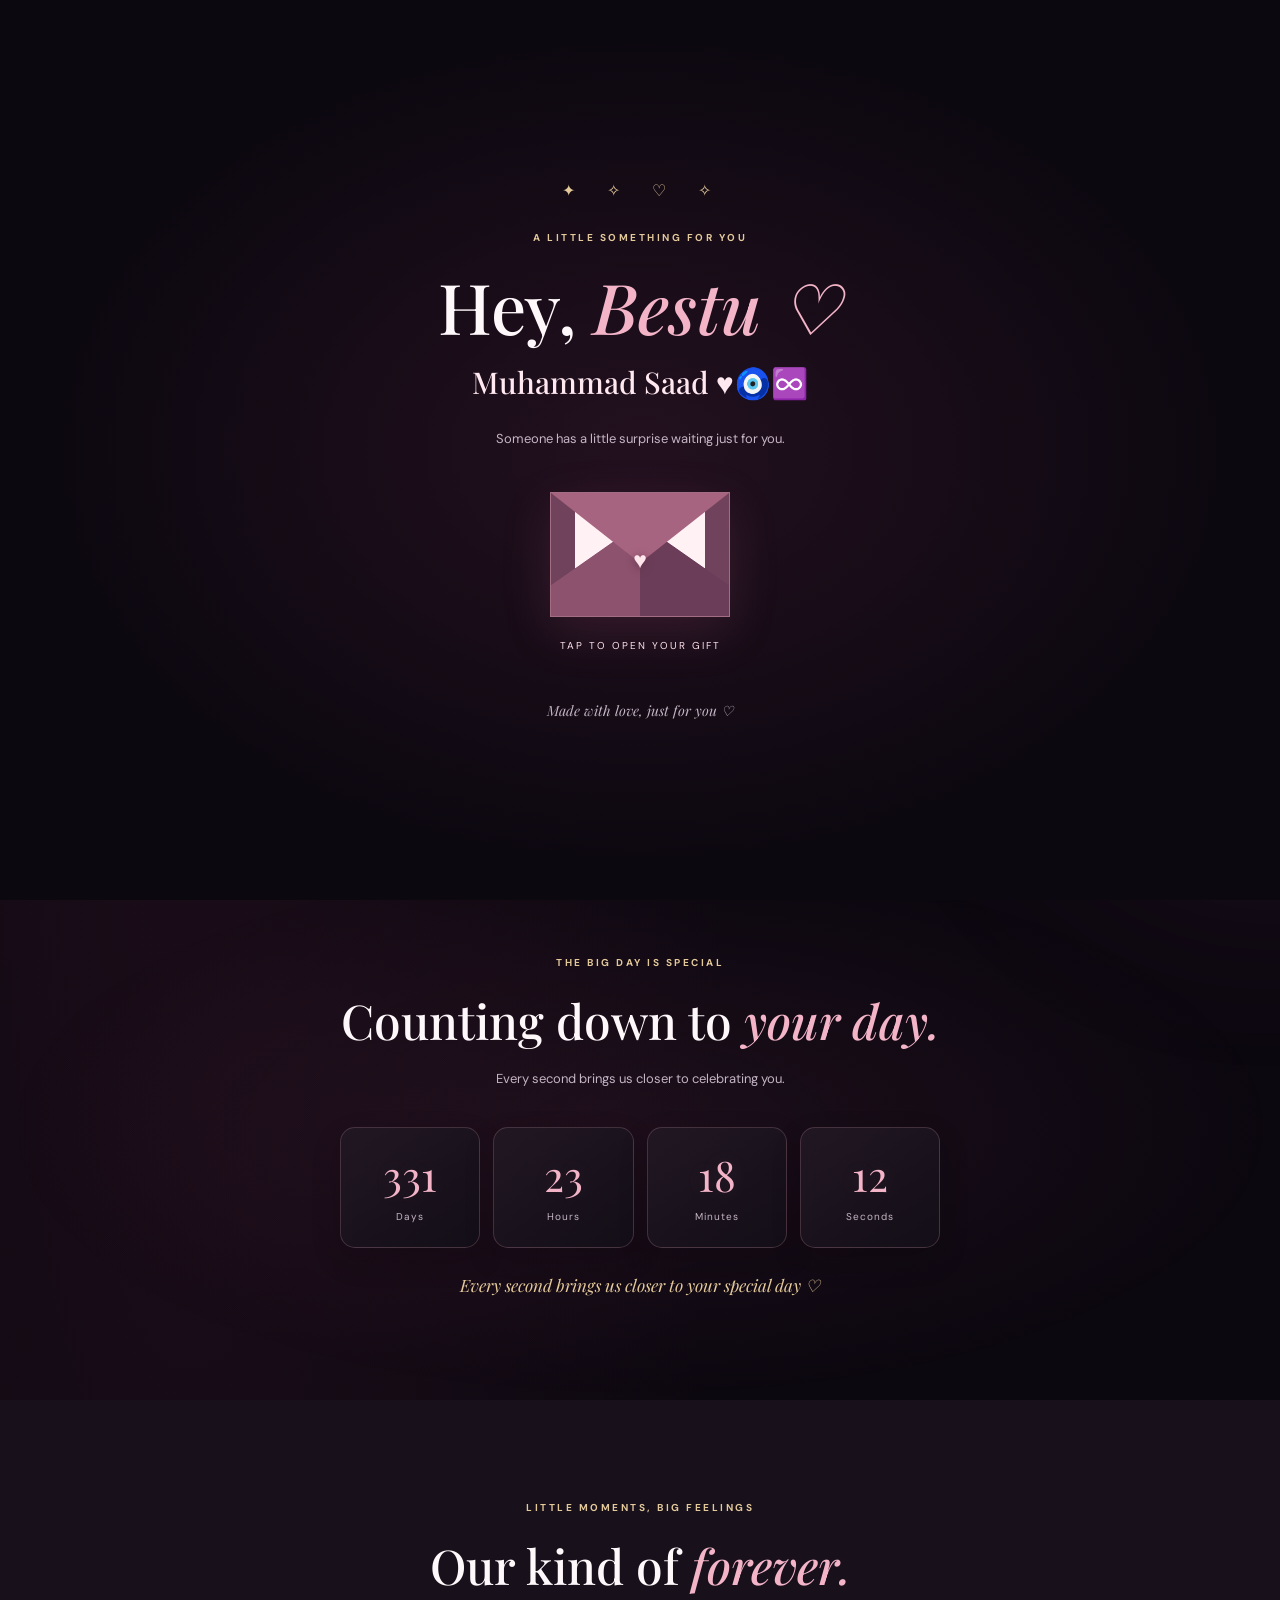
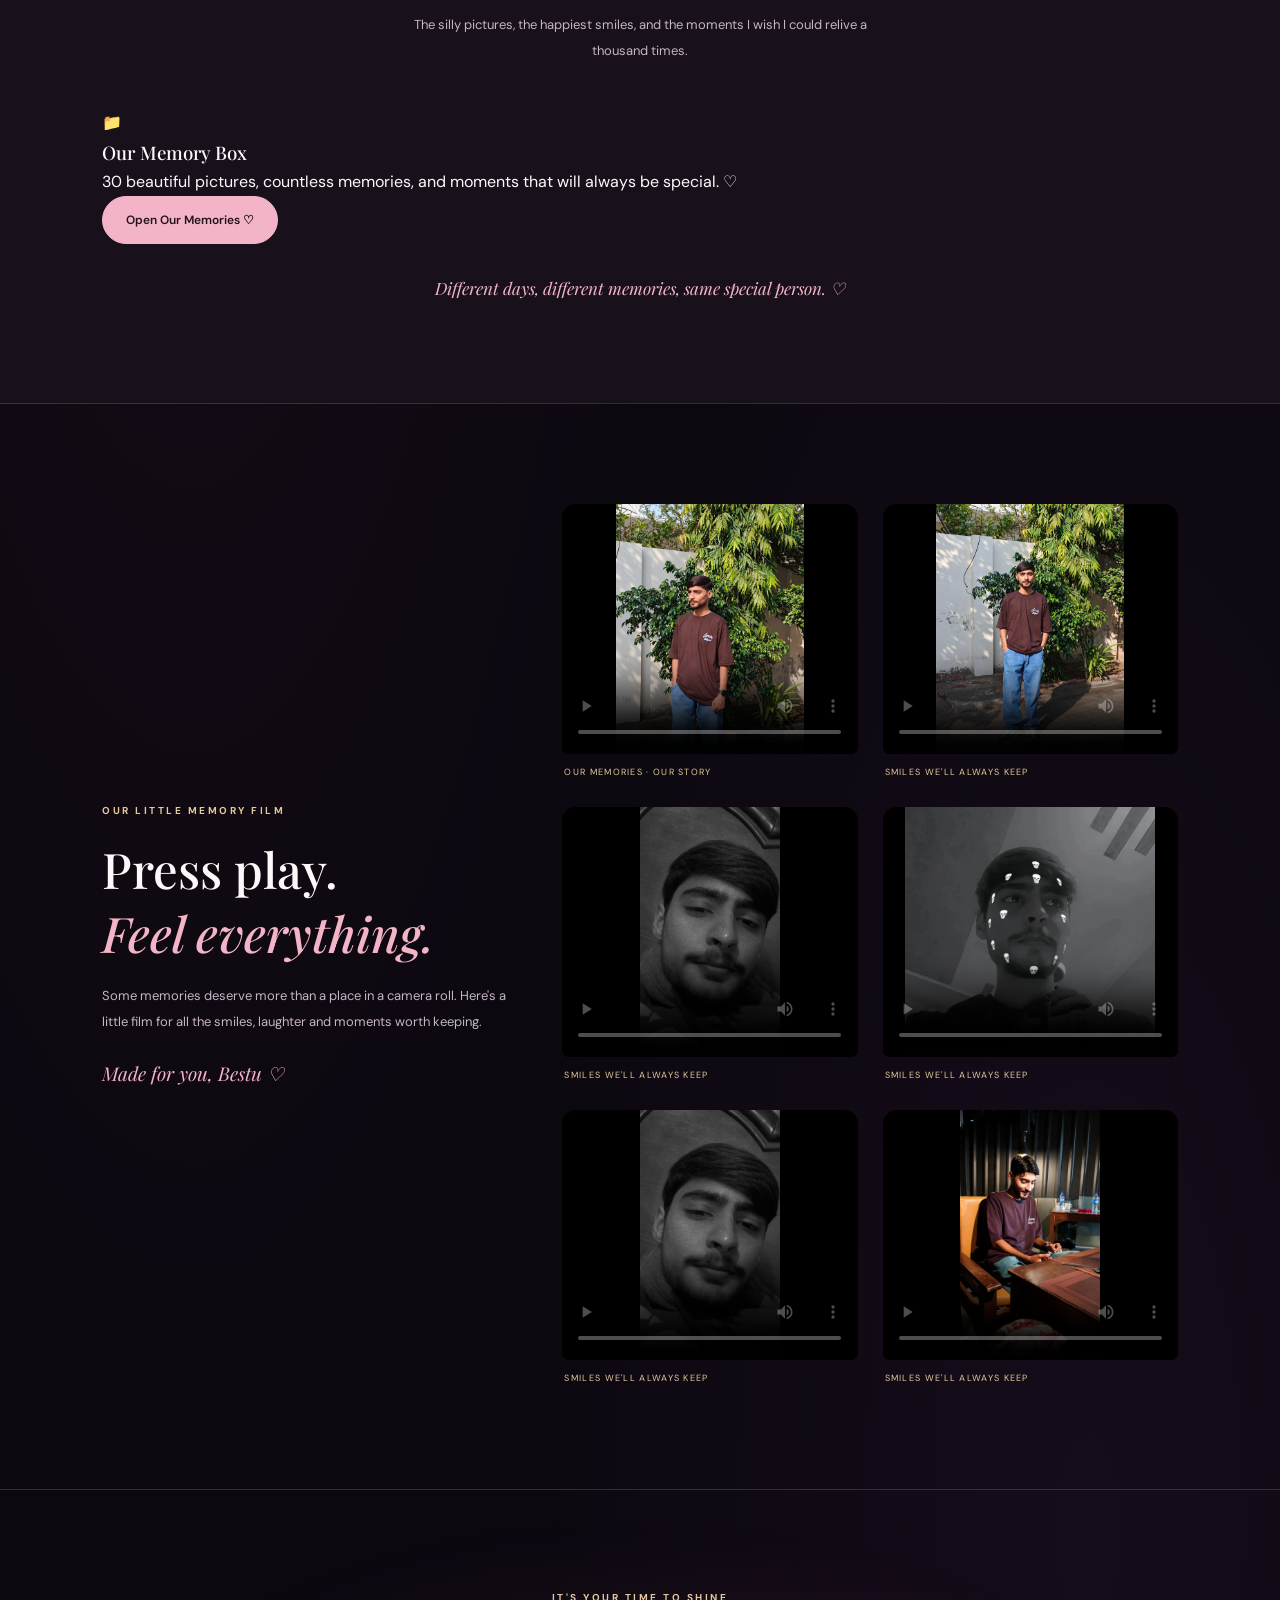
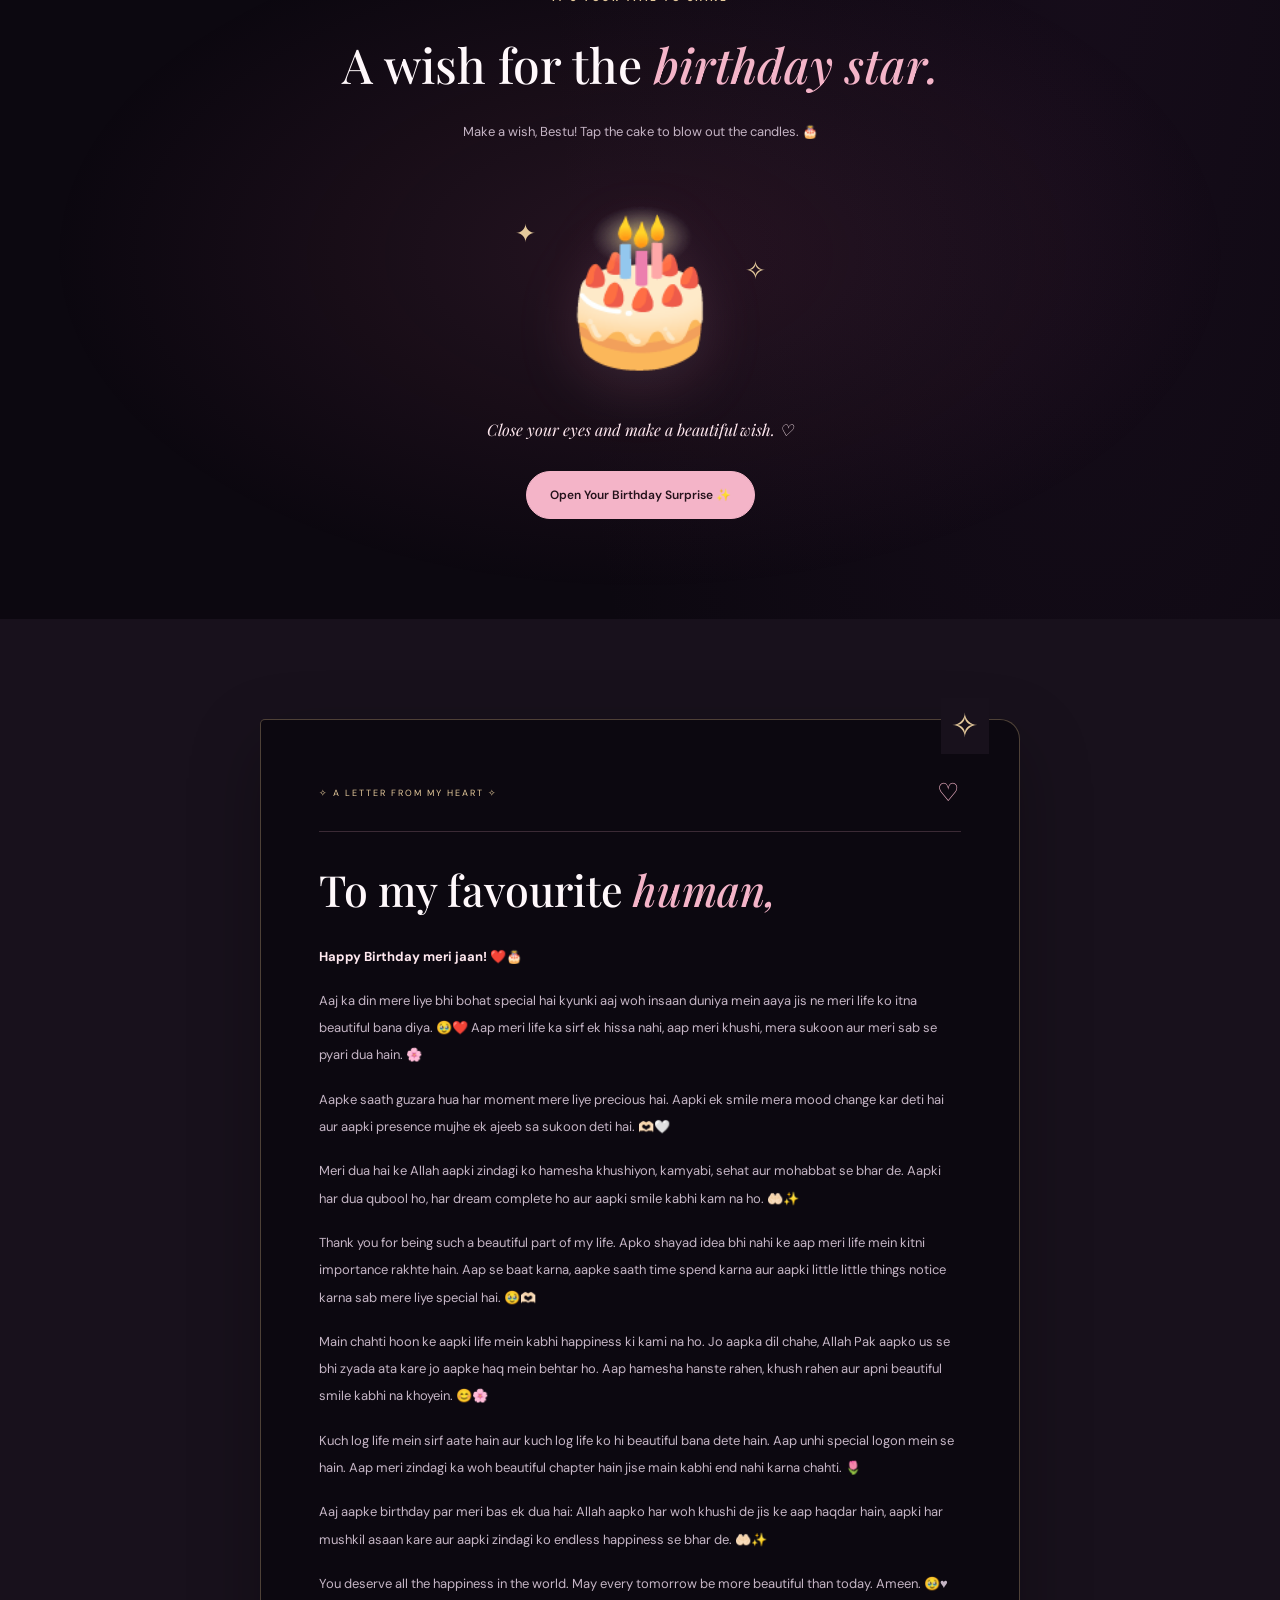
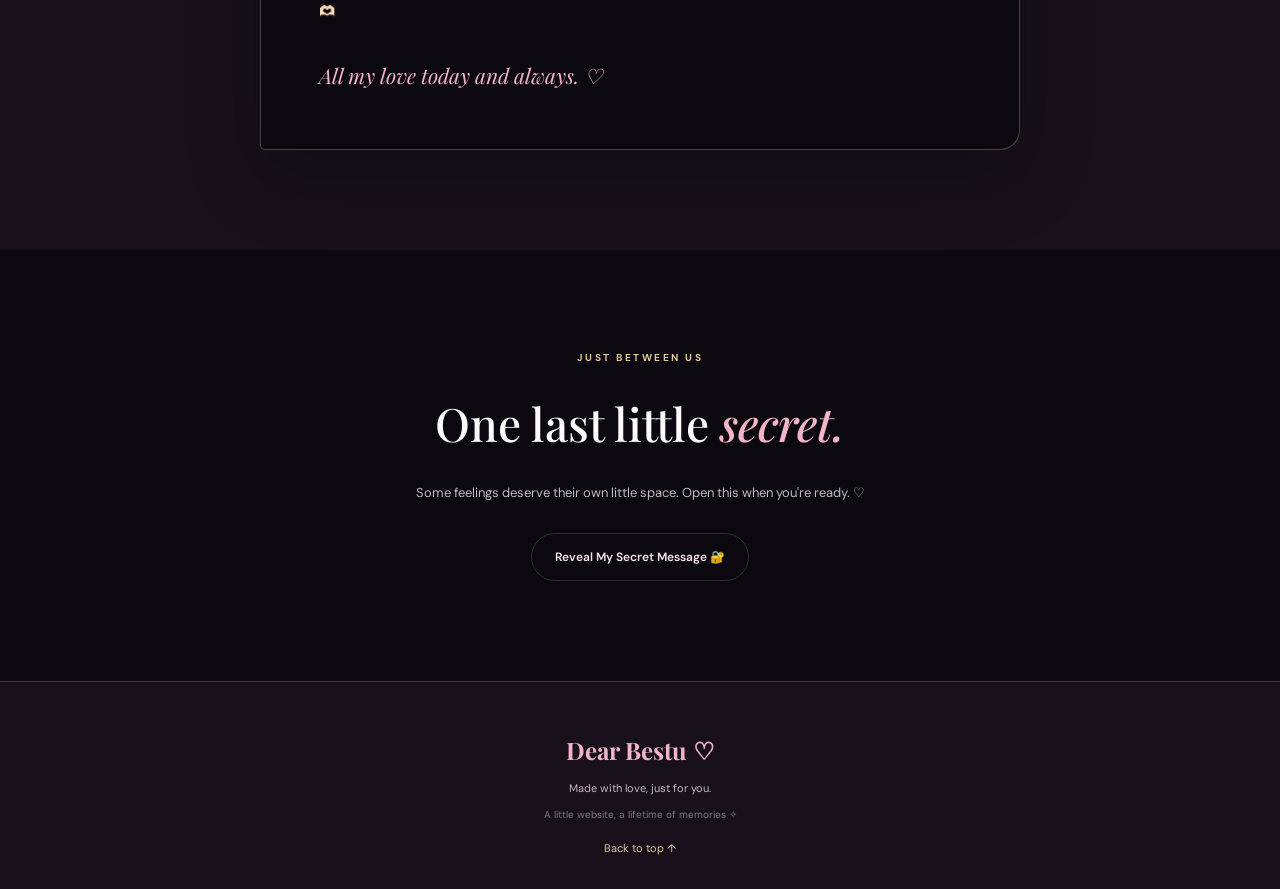
<file: index.html>
<!DOCTYPE html>
<html lang="en">

<head>
    <meta charset="UTF-8">
    <meta name="viewport" content="width=device-width, initial-scale=1.0">

    <meta name="theme-color" content="#100b12">
    <meta name="description" content="A special birthday surprise made with love.">

    <title>For My Bestu ♡ | Birthday Surprise</title>

    <link rel="preconnect" href="https://fonts.googleapis.com">
    <link rel="preconnect" href="https://fonts.gstatic.com" crossorigin>

    <link href="https://fonts.googleapis.com/css2?family=DM+Sans:wght@400;500;600;700&family=Playfair+Display:ital,wght@0,500;0,600;0,700;1,500;1,600&display=swap"
        rel="stylesheet">

    <link rel="stylesheet" href="style.css">
    <script src="script.js" defer></script>
</head>

<body>

    <!-- BACKGROUND EFFECTS -->
    <div class="ambient ambient-one"></div>
    <div class="ambient ambient-two"></div>

    <div id="hearts-container" aria-hidden="true"></div>
    <div id="confetti-container" aria-hidden="true"></div>


    <!-- OPENING ENVELOPE -->
    <section class="intro-screen" id="intro-screen">

        <div class="intro-stars">✦　✧　♡　✧</div>

        <p class="eyebrow">A LITTLE SOMETHING FOR YOU</p>

        <h1>Hey, <em>Bestu ♡</em></h1>

        <h2 class="intro-name">Muhammad Saad ♥️🧿♾️</h2>

        <p class="intro-text">
            Someone has a little surprise waiting just for you.
        </p>

        <button class="envelope-button" id="envelope-button" type="button">

            <span class="envelope">
                <span class="envelope-back"></span>
                <span class="envelope-letter">♡</span>
                <span class="envelope-flap"></span>
                <span class="envelope-front"></span>
                <span class="envelope-heart">♥</span>
            </span>

            <span class="envelope-label">TAP TO OPEN YOUR GIFT</span>

        </button>

        <p class="intro-bottom">Made with love, just for you ♡</p>

    </section>


    <!-- MAIN WEBSITE -->
    <div class="main-site" id="main-site" inert>


        <!-- NAVBAR -->
        <header class="navbar">

            <a href="#home" class="logo">
                Dear <span>Bestu ♡</span>
            </a>

            <button
                class="menu-toggle"
                id="menu-toggle"
                type="button"
                aria-expanded="false"
                aria-controls="nav-links"
                aria-label="Toggle navigation">

                ☰

            </button>

            <nav class="nav-links" id="nav-links">

                <a href="#home">Home</a>
                <a href="#countdown">Countdown</a>
                <a href="#memories">Memories</a>
                <a href="#video">Videos</a>
                <a href="#birthday">Surprise</a>
                <a href="#letter">Letter</a>

            </nav>

            <a href="#birthday" class="nav-cta">
                Make a Wish ✨
            </a>

        </header>


        <main>


            <!-- HERO SECTION -->
            <section class="hero section" id="home">

                <div class="hero-content">

                    <p class="eyebrow">
                        <span class="status-dot"></span>
                        TODAY IS ALL ABOUT YOU
                    </p>

                    <h1>
                        The world got<br>
                        luckier when<br>
                        <em id="typed-heading">you arrived.</em>
                    </h1>

                    <p class="hero-description">
                        To my best friend, my partner in silly conversations,
                        my keeper of secrets, and one of the most beautiful
                        souls in my life. Today, this little corner of the
                        internet belongs entirely to you.
                    </p>

                    <div class="hero-actions">

                        <a href="#birthday" class="button button-primary">
                            Your Surprise ♡
                        </a>

                        <a href="#memories" class="button button-outline">
                            Our Memories ↓
                        </a>

                    </div>

                    <p class="hero-footnote">
                        ✧ A little website, a lot of love.
                    </p>

                </div>


                <div class="hero-visual">

                    <div class="hero-glow"></div>

                    <div class="portrait-frame">

                        <!-- HERO IMAGE -->
                        <img
                            src="bestu2.jpg"
                            alt="A favourite memory with my best friend">

                        <div class="portrait-caption">

                            <span>My favourite person ♡</span>
                            <span>Always &amp; forever</span>

                        </div>

                    </div>

                    <div class="floating-note note-one">
                        ✦ One in a million
                    </div>

                    <div class="floating-note note-two">
                        ♡ My forever Bestu ♡
                    </div>

                </div>


                <a class="scroll-hint" href="#countdown">
                    SCROLL TO FEEL THE LOVE ↓
                </a>

            </section>


            <!-- FRIENDSHIP STRIP -->
            <div class="intro-strip">

                <span>MORE LAUGHTER</span>
                <span>✦</span>
                <span>MORE MEMORIES</span>
                <span>✦</span>
                <span>MORE ADVENTURES</span>
                <span>✦</span>
                <span>ALWAYS US</span>

            </div>


            <!-- COUNTDOWN -->
            <section class="countdown-section section" id="countdown">

                <p class="eyebrow">THE BIG DAY IS SPECIAL</p>

                <h2>Counting down to <em>your day.</em></h2>

                <p class="muted">
                    Every second brings us closer to celebrating you.
                </p>


                <div class="countdown">

                    <div class="time-card">
                        <span id="days">00</span>
                        <small>Days</small>
                    </div>

                    <div class="time-card">
                        <span id="hours">00</span>
                        <small>Hours</small>
                    </div>

                    <div class="time-card">
                        <span id="minutes">00</span>
                        <small>Minutes</small>
                    </div>

                    <div class="time-card">
                        <span id="seconds">00</span>
                        <small>Seconds</small>
                    </div>

                </div>

                <p id="countdown-message" class="countdown-message">
                    Something beautiful is on its way ♡
                </p>

            </section>

<!-- MEMORIES GALLERY -->
<section class="memories-section section" id="memories">

    <div class="section-heading">
        <p class="eyebrow">LITTLE MOMENTS, BIG FEELINGS</p>

        <h2>Our kind of <em>forever.</em></h2>

        <p class="muted">
            The silly pictures, the happiest smiles, and the
            moments I wish I could relive a thousand times.
        </p>
    </div>

    <div class="memory-folder">
        <div class="folder-icon">📁</div>

        <h3>Our Memory Box</h3>

        <p>
            30 beautiful pictures, countless memories, and
            moments that will always be special. ♡
        </p>

        <a href="gallery.html" class="button button-primary">
            Open Our Memories ♡
        </a>
    </div>

    <p class="gallery-signature">
        Different days, different memories, same special person. ♡
    </p>

</section>


            <!-- VIDEOS -->
            <section class="video-section section" id="video">

                <div class="video-copy">

                    <p class="eyebrow">
                        OUR LITTLE MEMORY FILM
                    </p>

                    <h2>
                        Press play.<br>
                        <em>Feel everything.</em>
                    </h2>

                    <p class="muted">
                        Some memories deserve more than a place in a camera
                        roll. Here's a little film for all the smiles,
                        laughter and moments worth keeping.
                    </p>

                    <p class="handwritten">
                        Made for you, Bestu ♡
                    </p>

                </div>


                <div class="video-grid">

                    <!-- FIRST VIDEO -->
                    <div class="video-frame">

                        <video
                            controls
                            playsinline
                            preload="metadata"
                            poster="bestu2.jpg">

                            <source
                                src="friendship.mp4"
                                type="video/mp4">

                            Your browser does not support video playback.

                        </video>

                        <p class="video-caption">
                            OUR MEMORIES · OUR STORY
                        </p>

                    </div>


                    <!-- SECOND VIDEO -->
                    <div class="video-frame">

                        <video
                            controls
                            playsinline
                            preload="metadata"
                            poster="bestu3.jpg">

                            <source
                                src="friendship2.mp4"
                                type="video/mp4">

                            Your browser does not support video playback.

                        </video>

                        <p class="video-caption">
                            SMILES WE'LL ALWAYS KEEP
                        </p>

                    </div>
                     <div class="video-frame">

                        <video
                            controls
                            playsinline
                            preload="metadata"
                            poster="bestu13.jpg">

                            <source
                                src="friendship3.mp4"
                                type="video/mp4">

                            Your browser does not support video playback.

                        </video>

                        <p class="video-caption">
                            SMILES WE'LL ALWAYS KEEP
                        </p>

                    </div>
                     <div class="video-frame">

                        <video
                            controls
                            playsinline
                            preload="metadata"
                            poster="bestu11.jpeg">

                            <source
                                src="friendship4.mp4"
                                type="video/mp4">

                            Your browser does not support video playback.

                        </video>

                        <p class="video-caption">
                            SMILES WE'LL ALWAYS KEEP
                        </p>

                    </div>
                     <div class="video-frame">

                        <video
                            controls
                            playsinline
                            preload="metadata"
                            poster="bestu13.jpg">

                            <source
                                src="friendship5.mp4"
                                type="video/mp4">

                            Your browser does not support video playback.

                        </video>

                        <p class="video-caption">
                            SMILES WE'LL ALWAYS KEEP
                        </p>

                    </div>
                     <div class="video-frame">

                        <video
                            controls
                            playsinline
                            preload="metadata"
                            poster="bestu8.jpg">

                            <source
                                src="friendship6.mp4"
                                type="video/mp4">

                            Your browser does not support video playback.

                        </video>

                        <p class="video-caption">
                            SMILES WE'LL ALWAYS KEEP
                        </p>

                    </div>

                </div>

            </section>


            <!-- BIRTHDAY CAKE -->
            <section class="birthday-section section" id="birthday">

                <p class="eyebrow">
                    IT'S YOUR TIME TO SHINE
                </p>

                <h2>
                    A wish for the <em>birthday star.</em>
                </h2>

                <p class="muted cake-instruction">
                    Make a wish, Bestu! Tap the cake to blow out the candles. 🎂
                </p>


                <button
                    class="cake-button"
                    id="cake-button"
                    type="button"
                    aria-label="Blow out the birthday cake candles">

                    <span class="cake-sparkle sparkle-left">✦</span>

                    <span class="cake-emoji" id="cake-emoji">
                        🎂
                    </span>

                    <span class="cake-sparkle sparkle-right">✧</span>

                </button>


                <p id="cake-message" class="cake-message">
                    Close your eyes and make a beautiful wish. ♡
                </p>


                <button
                    class="button button-primary"
                    id="surprise-button"
                    type="button"
                    aria-expanded="false"
                    aria-controls="surprise-reveal">

                    Open Your Birthday Surprise ✨

                </button>


                <!-- BIRTHDAY SURPRISE MESSAGE -->
                <div
                    class="surprise-reveal"
                    id="surprise-reveal"
                    hidden
                    aria-live="polite">

                    <p class="eyebrow">
                        A WISH FROM MY HEART
                    </p>

                    <h3>Happy Birthday Bestu! ♡</h3>

                    <p>
                        May your smile never fade, may your dreams find
                        their way to you, and may life give you a thousand
                        reasons to be happy. You deserve the softest days,
                        the biggest laughs and the most beautiful kind of love.

                        🤍 Sen benim en güzel hayalimsin, en derin duamsın
                        ve sonsuza kadar seveceğim tek kalpsin. 🫀♾️
                    </p>


                    <p>
                        Dear Saad ❤️🎂,

                        Happy Birthday to my favourite human! 🫶🏻💗

                        I honestly don't know how to explain how special
                        you are to me. You're not just a friend; you're
                        someone who can make me smile without even trying.
                        😂❤️

                        You make ordinary moments feel special, and even
                        your silly little things mean more to me than you
                        know.

                        I'm genuinely lucky to have you in my life.

                        I hope this new year brings you endless happiness,
                        success, peace, and everything your heart wishes for.

                        May your smile never fade and may you always have
                        reasons to be happy.
                    </p>


                    <p>
                        ✨ And one more thing…

                        You might never fully understand how much you mean
                        to me, but I hope you always remember that you're
                        someone truly special.

                        Some feelings are difficult to put into words,
                        and maybe that's what makes them beautiful.

                        ❤️‍🩹 Stay the same amazing person, keep smiling,
                        and never forget how important you are.

                        Happy Birthday once again, Muhammad Saad! 🎁🎈❤️

                        With lots of love,
                        Your Bestie Memoona 💗
                    </p>


                    <p class="surprise-signature">
                        The world is better with you in it. ✧
                    </p>

                </div>

            </section>


            <!-- BIRTHDAY LETTER -->
            <section class="letter-section section" id="letter">

                <article class="letter-card">

                    <div class="letter-top">

                        <span>✧ A LETTER FROM MY HEART ✧</span>
                        <span class="letter-heart">♡</span>

                    </div>


                    <h2>
                        To my favourite <em>human,</em>
                    </h2>


                    <p class="letter-greeting">
                        Happy Birthday meri jaan! ❤️🎂
                    </p>


                    <p>
                        Aaj ka din mere liye bhi bohat special hai kyunki
                        aaj woh insaan duniya mein aaya jis ne meri life
                        ko itna beautiful bana diya. 🥹❤️ Aap meri life
                        ka sirf ek hissa nahi, aap meri khushi, mera sukoon
                        aur meri sab se pyari dua hain. 🌸
                    </p>


                    <p>
                        Aapke saath guzara hua har moment mere liye precious
                        hai. Aapki ek smile mera mood change kar deti hai
                        aur aapki presence mujhe ek ajeeb sa sukoon deti hai.
                        🫶🏻🤍
                    </p>


                    <p>
                        Meri dua hai ke Allah aapki zindagi ko hamesha
                        khushiyon, kamyabi, sehat aur mohabbat se bhar de.
                        Aapki har dua qubool ho, har dream complete ho aur
                        aapki smile kabhi kam na ho. 🤲🏻✨
                    </p>


                    <p>
                        Thank you for being such a beautiful part of my life.
                        Apko shayad idea bhi nahi ke aap meri life mein
                        kitni importance rakhte hain. Aap se baat karna,
                        aapke saath time spend karna aur aapki little
                        little things notice karna sab mere liye special hai.
                        🥹🫶🏻
                    </p>


                    <p>
                        Main chahti hoon ke aapki life mein kabhi happiness
                        ki kami na ho. Jo aapka dil chahe, Allah Pak aapko
                        us se bhi zyada ata kare jo aapke haq mein behtar ho.
                        Aap hamesha hanste rahen, khush rahen aur apni
                        beautiful smile kabhi na khoyein. 😊🌸
                    </p>


                    <p>
                        Kuch log life mein sirf aate hain aur kuch log
                        life ko hi beautiful bana dete hain. Aap unhi
                        special logon mein se hain. Aap meri zindagi ka
                        woh beautiful chapter hain jise main kabhi end
                        nahi karna chahti. 🌷
                    </p>


                    <p>
                        Aaj aapke birthday par meri bas ek dua hai:
                        Allah aapko har woh khushi de jis ke aap haqdar
                        hain, aapki har mushkil asaan kare aur aapki
                        zindagi ko endless happiness se bhar de. 🤲🏻✨
                    </p>


                    <p>
                        You deserve all the happiness in the world.
                        May every tomorrow be more beautiful than today.
                        Ameen. 🥹♥️🫶🏻
                    </p>


                    <p class="letter-signature">
                        All my love today and always. ♡
                    </p>

                </article>

            </section>


            <!-- SECRET MESSAGE -->
            <section class="secret-section section">

                <p class="eyebrow">
                    JUST BETWEEN US
                </p>

                <h2>
                    One last little <em>secret.</em>
                </h2>

                <p class="muted">
                    Some feelings deserve their own little space.
                    Open this when you're ready. ♡
                </p>


                <button
                    class="button button-outline"
                    id="secret-button"
                    type="button"
                    aria-expanded="false"
                    aria-controls="secret-message">

                    Reveal My Secret Message 🔐

                </button>


                <div
                    class="secret-message"
                    id="secret-message"
                    hidden
                    aria-live="polite">

                    <p>
                        Happy Birthday meri jaan. 🌸❤️

                        Aap sirf ek special person nahi, meri happiness
                        aur meri sab se beautiful feeling hain.

                        Aapke saath har moment special lagta hai.
                        Aapki smile meri favourite hai aur aapka saath
                        meri life ko aur beautiful banata hai. 🫶🏻🤍

                        <br><br>

                        Main dua karti hoon ke aapki life mein hamesha
                        happiness, success, good health aur endless love
                        rahe.

                        Aapke saare dreams poore hon aur aap hamesha
                        aise hi smile karte rahen.

                        Thank you for being such a beautiful part of
                        my life. 🥹💗

                        <br><br>

                        Out of all the people I could have met in this
                        world, I'm so glad our paths crossed.

                        You're one of my favourite chapters, and if I
                        could choose again, I'd still choose you.

                        Every single time. ♡
                    </p>

                    <span>
                        Keep this one close to your heart. ✧
                    </span>

                </div>

            </section>

        </main>


        <!-- FOOTER -->
        <footer class="footer">

            <a href="#home" class="footer-logo">
                Dear Bestu ♡
            </a>

            <p>
                Made with love, just for you.
            </p>

            <p class="footer-small">
                A little website, a lifetime of memories ✧
            </p>

            <a class="back-top" href="#home">
                Back to top ↑
            </a>

        </footer>

    </div>

</body>
</html>
</file>
<file: style.css>
:root {
    --bg: #100b12;
    --surface: #1c141e;
    --surface-2: #251a28;
    --pink: #f0a9bd;
    --pink-light: #fbe1e9;
    --gold: #d8bb8a;
    --text: #fff7fa;
    --muted: #bbaeba;
    --border: rgba(240, 169, 189, 0.22);
    --heading: "Playfair Display", Georgia, serif;
    --body: "DM Sans", sans-serif;
}

* {
    margin: 0;
    padding: 0;
    box-sizing: border-box;
}

html {
    scroll-behavior: smooth;
    scroll-padding-top: 100px;
}

body {
    min-height: 100vh;
    background: var(--bg);
    color: var(--text);
    font-family: var(--body);
    line-height: 1.7;
    overflow-x: hidden;
}

body, button, a {
    -webkit-tap-highlight-color: transparent;
}

button, a {
    font: inherit;
}

a {
    color: inherit;
    text-decoration: none;
}

button {
    cursor: pointer;
}

button:focus-visible,
a:focus-visible {
    outline: 2px solid var(--gold);
    outline-offset: 5px;
}

img, video {
    display: block;
    width: 100%;
}

img {
    object-fit: cover;
}

[hidden] {
    display: none !important;
}

::selection {
    color: var(--bg);
    background: var(--pink);
}

/* BACKGROUND GLOW */

.ambient {
    position: fixed;
    z-index: -2;
    width: 420px;
    height: 420px;
    border-radius: 50%;
    filter: blur(120px);
    opacity: 0.15;
    pointer-events: none;
}

.ambient-one {
    top: 5%;
    left: -200px;
    background: #d65d91;
}

.ambient-two {
    top: 50%;
    right: -200px;
    background: #a64c82;
}

/* OPENING SCREEN */

.intro-screen {
    position: fixed;
    inset: 0;
    z-index: 1000;
    display: flex;
    flex-direction: column;
    align-items: center;
    justify-content: center;
    padding: 25px;
    overflow-y: auto;
    text-align: center;
    background:
        radial-gradient(
            ellipse at center,
            rgba(126, 49, 91, 0.2),
            transparent 65%
        ),
        var(--bg);
    transition: opacity 0.7s ease, visibility 0.7s ease;
}

.intro-screen.is-opening {
    opacity: 0;
    visibility: hidden;
    pointer-events: none;
}

.intro-stars {
    margin-bottom: 26px;
    color: var(--gold);
    letter-spacing: 8px;
    animation: twinkle 2s ease-in-out infinite;
}

.eyebrow {
    margin-bottom: 18px;
    color: var(--gold);
    font-size: 10px;
    font-weight: 700;
    letter-spacing: 2.5px;
    line-height: 1.6;
}

.intro-screen h1 {
    font-family: var(--heading);
    font-size: clamp(42px, 8vw, 70px);
    font-weight: 500;
    line-height: 1.2;
}

.intro-screen h1 em {
    color: var(--pink);
}

.intro-name {
    margin-top: 9px;
    color: var(--pink-light);
    font-family: var(--heading);
    font-size: clamp(20px, 4vw, 30px);
    font-weight: 500;
}

.intro-text {
    max-width: 350px;
    margin-top: 18px;
    color: var(--muted);
    font-size: 13px;
    line-height: 2;
}

.envelope-button {
    display: flex;
    flex-direction: column;
    align-items: center;
    gap: 20px;
    margin-top: 30px;
    padding: 10px;
    color: var(--pink-light);
    background: transparent;
    border: 0;
}

.envelope {
    position: relative;
    display: block;
    width: 180px;
    height: 125px;
    background: #563148;
    border: 1px solid rgba(240, 169, 189, 0.5);
    box-shadow: 0 15px 50px rgba(219, 105, 155, 0.15);
    transition: transform 0.4s;
}

.envelope-button:hover .envelope {
    transform: translateY(-7px) rotate(-2deg);
}

.envelope-back {
    position: absolute;
    inset: 0;
    background: #71425b;
}

.envelope-letter {
    position: absolute;
    z-index: 1;
    top: 15px;
    left: 24px;
    width: 130px;
    height: 92px;
    display: grid;
    place-items: center;
    color: #d889a9;
    font-size: 35px;
    background: #fff1f4;
    transition: transform 0.6s;
}

.envelope-flap {
    position: absolute;
    z-index: 3;
    top: 0;
    left: 0;
    width: 0;
    height: 0;
    border-left: 89px solid transparent;
    border-right: 89px solid transparent;
    border-top: 70px solid #a76480;
    transform-origin: top;
    transition: transform 0.5s;
}

.envelope-front {
    position: absolute;
    z-index: 2;
    inset: 0;
    background:
        linear-gradient(145deg, transparent 49.5%, #8c526e 50%) left,
        linear-gradient(215deg, transparent 49.5%, #6b3d58 50%) right;
    background-size: 50% 100%;
    background-repeat: no-repeat;
}

.envelope-heart {
    position: absolute;
    z-index: 4;
    top: 48px;
    left: 0;
    right: 0;
    color: #ffe5ec;
    font-size: 23px;
    text-shadow: 0 2px 8px #67344d;
}

.envelope-button.is-open .envelope-flap {
    transform: rotateX(180deg);
    z-index: 0;
}

.envelope-button.is-open .envelope-letter {
    transform: translateY(-65px);
}

.envelope-button.is-open .envelope-heart {
    opacity: 0;
}

.envelope-label {
    font-size: 10px;
    letter-spacing: 2px;
    animation: twinkle 2s infinite;
}

.intro-bottom {
    margin-top: 35px;
    color: var(--muted);
    font-family: var(--heading);
    font-style: italic;
    font-size: 14px;
}

/* NAVBAR */

.navbar {
    min-height: 78px;
    padding: 15px 6%;
    display: flex;
    align-items: center;
    justify-content: space-between;
    gap: 25px;
    position: sticky;
    top: 0;
    z-index: 100;
    background: rgba(16, 11, 18, 0.94);
    border-bottom: 1px solid var(--border);
    backdrop-filter: blur(16px);
}

.logo {
    font-family: var(--heading);
    font-size: 26px;
    font-weight: 700;
    letter-spacing: -0.7px;
    white-space: nowrap;
}

.logo span {
    color: var(--pink);
    font-style: italic;
}

.nav-links {
    display: flex;
    align-items: center;
    gap: 25px;
}

.nav-links a {
    color: var(--muted);
    font-size: 12px;
    transition: color 0.25s;
}

.nav-links a:hover,
.nav-links a.active {
    color: var(--pink);
}

.nav-cta {
    padding: 10px 15px;
    border: 1px solid var(--border);
    color: var(--pink-light);
    font-size: 11px;
    transition: 0.25s;
}

.nav-cta:hover {
    background: var(--pink);
    color: var(--bg);
}

.menu-toggle {
    display: none;
    color: var(--pink-light);
    background: none;
    border: 1px solid var(--border);
    padding: 6px 10px;
    font-size: 18px;
}

/* COMMON ELEMENTS */

.section {
    padding: 100px 8%;
}

.status-dot {
    display: inline-block;
    width: 7px;
    height: 7px;
    margin-right: 8px;
    border-radius: 50%;
    background: var(--pink);
    box-shadow: 0 0 12px var(--pink);
    animation: twinkle 2s infinite;
}

h1, h2, h3 {
    font-family: var(--heading);
    font-weight: 500;
}

h1 em, h2 em {
    color: var(--pink);
    font-weight: 500;
}

.muted {
    color: var(--muted);
    font-size: 13px;
    line-height: 2;
}

.button {
    min-height: 47px;
    padding: 12px 20px;
    display: inline-flex;
    justify-content: center;
    align-items: center;
    gap: 10px;
    border: 1px solid transparent;
    font-size: 12px;
    font-weight: 600;
    transition: transform 0.25s, background 0.25s;
}

.button:hover {
    transform: translateY(-3px);
}

.button-primary {
    color: #24121b;
    background: var(--pink);
    border-color: var(--pink);
}

.button-primary:hover {
    background: var(--pink-light);
}

.button-outline {
    color: var(--pink-light);
    background: transparent;
    border-color: var(--border);
}

.button-outline:hover {
    border-color: var(--pink);
    background: rgba(240, 169, 189, 0.07);
}

/* HERO */

.hero {
    min-height: 660px;
    display: grid;
    grid-template-columns: 1.1fr 0.9fr;
    align-items: center;
    gap: 65px;
    position: relative;
}

.hero-content {
    max-width: 570px;
}

.hero h1 {
    font-size: clamp(43px, 5.3vw, 70px);
    line-height: 1.16;
    letter-spacing: -1.4px;
}

.hero-description {
    max-width: 490px;
    margin-top: 24px;
    color: var(--muted);
    font-size: 13px;
    line-height: 2.1;
}

.hero-actions {
    display: flex;
    flex-wrap: wrap;
    gap: 13px;
    margin-top: 30px;
}

.hero-footnote {
    margin-top: 28px;
    color: var(--muted);
    font-size: 11px;
}

.hero-visual {
    position: relative;
    width: 100%;
    max-width: 390px;
    margin: auto;
}

.hero-glow {
    position: absolute;
    inset: 12%;
    background: #c35d8a;
    filter: blur(100px);
    opacity: 0.22;
}

.portrait-frame {
    position: relative;
    padding: 11px;
    background: rgba(255, 255, 255, 0.035);
    border: 1px solid var(--border);
    transform: rotate(2deg);
}

.portrait-frame img {
    height: 410px;
}

.portrait-caption {
    display: flex;
    flex-direction: column;
    gap: 3px;
    padding: 15px 7px 7px;
    font-size: 11px;
}

.portrait-caption span:first-child {
    color: var(--pink-light);
    font-family: var(--heading);
    font-size: 17px;
}

.portrait-caption span:last-child {
    color: var(--muted);
}

.floating-note {
    position: absolute;
    z-index: 2;
    padding: 11px 14px;
    background: #261a29;
    border: 1px solid var(--border);
    box-shadow: 0 10px 30px #0005;
    font-size: 10px;
    animation: float 4s ease-in-out infinite;
}

.note-one {
    top: 55px;
    left: -40px;
}

.note-two {
    right: -40px;
    bottom: 85px;
    animation-delay: -2s;
}

.scroll-hint {
    position: absolute;
    bottom: 20px;
    left: 8%;
    color: #857582;
    font-size: 9px;
    letter-spacing: 2px;
}

/* FRIENDSHIP STRIP */

.intro-strip {
    padding: 20px 5%;
    display: flex;
    flex-wrap: wrap;
    justify-content: center;
    align-items: center;
    gap: 23px;
    background: var(--surface);
    border-top: 1px solid var(--border);
    border-bottom: 1px solid var(--border);
    color: var(--pink-light);
    font-size: 9px;
    letter-spacing: 1.5px;
}

.intro-strip span:nth-child(even) {
    color: var(--gold);
}

/* COUNTDOWN */

.countdown-section {
    text-align: center;
    background: radial-gradient(
        ellipse at center,
        rgba(145, 62, 104, 0.12),
        transparent 70%
    );
}

.countdown-section h2,
.section-heading h2 {
    font-size: clamp(35px, 4vw, 48px);
    line-height: 1.3;
}

.countdown-section > .muted {
    margin-top: 14px;
}

.countdown {
    max-width: 600px;
    margin: 35px auto 0;
    display: grid;
    grid-template-columns: repeat(4, minmax(0, 1fr));
    gap: 13px;
}

.time-card {
    padding: 22px 8px;
    background: var(--surface);
    border: 1px solid var(--border);
}

.time-card span {
    display: block;
    color: var(--pink);
    font-family: var(--heading);
    font-size: clamp(30px, 4vw, 42px);
    line-height: 1.2;
    font-variant-numeric: tabular-nums;
}

.time-card small {
    display: block;
    margin-top: 8px;
    color: var(--muted);
    font-size: 10px;
    letter-spacing: 1px;
}

.countdown-message {
    margin-top: 23px;
    color: var(--gold);
    font-family: var(--heading);
    font-style: italic;
    font-size: 17px;
}

/* MEMORIES GALLERY */

.memories-section {
    background: var(--surface);
}

.section-heading {
    max-width: 620px;
    margin: 0 auto 45px;
    text-align: center;
}

.section-heading .muted {
    max-width: 470px;
    margin: 16px auto 0;
}

.gallery {
    max-width: 1000px;
    margin: 0 auto;
    display: grid;
    grid-template-columns: 1fr 1fr;
    grid-template-rows: 270px 270px;
    gap: 18px;
}

.photo-card {
    min-width: 0;
    padding: 9px;
    background: var(--bg);
    border: 1px solid var(--border);
    overflow: hidden;
    transition: transform 0.3s, border-color 0.3s;
}

.photo-card:hover {
    transform: translateY(-5px);
    border-color: rgba(240, 169, 189, 0.6);
}

.photo-card img {
    height: calc(100% - 32px);
    transition: transform 0.5s;
}

.photo-card:hover img {
    transform: scale(1.035);
}

.photo-card figcaption {
    padding-top: 7px;
    color: var(--muted);
    font-size: 10px;
}

.photo-large {
    grid-row: span 2;
}

.photo-wide {
    grid-column: 1 / 3;
    height: 280px;
}

.gallery-signature {
    margin-top: 30px;
    color: var(--pink);
    text-align: center;
    font-family: var(--heading);
    font-style: italic;
    font-size: 17px;
}

/* VIDEO SECTION */

.video-section {
    display: grid;
    grid-template-columns: 0.8fr 1.2fr;
    align-items: center;
    gap: 50px;
    border-top: 1px solid var(--border);
    border-bottom: 1px solid var(--border);
}

.video-copy h2 {
    margin-bottom: 18px;
    font-size: clamp(36px, 4vw, 49px);
    line-height: 1.3;
}

.handwritten {
    display: inline-block;
    margin-top: 22px;
    color: var(--pink);
    font-family: var(--heading);
    font-size: 19px;
    font-style: italic;
}

/* Videos: 2 columns */
.video-grid {
    display: grid;
    grid-template-columns: repeat(2, minmax(0, 1fr));
    gap: 25px;
    align-items: start;
}

.video-frame {
    width: 100%;
    min-width: 0;
    margin: 0;
}

.video-frame video {
    display: block;
    width: 100%;
    height: 250px;
    object-fit: contain;
    background: #000;
    border-radius: 16px;
}

.video-caption {
    padding: 11px 2px 2px;
    color: var(--gold);
    font-size: 9px;
    letter-spacing: 1.3px;
}

/* Mobile: 1 column */
@media (max-width: 800px) {
    .video-section {
        grid-template-columns: 1fr;
        gap: 30px;
    }

    .video-grid {
        grid-template-columns: 1fr;
    }

    .video-frame video {
        height: 220px;
    }
}

/* BIRTHDAY CAKE */

.birthday-section {
    text-align: center;
    background: radial-gradient(
        ellipse at center,
        rgba(179, 83, 126, 0.15),
        transparent 65%
    );
}

.birthday-section h2 {
    font-size: clamp(36px, 4vw, 48px);
}

.cake-instruction {
    max-width: 450px;
    margin: 14px auto 0;
}

.cake-button {
    position: relative;
    display: block;
    margin: 18px auto 4px;
    padding: 15px 35px;
    border: 0;
    background: transparent;
    border-radius: 50%;
}

.cake-emoji {
    display: inline-block;
    font-size: clamp(100px, 15vw, 145px);
    line-height: 1.5;
    filter: drop-shadow(0 15px 30px rgba(240, 169, 189, 0.14));
    animation: cakeFloat 3s ease-in-out infinite;
}

.cake-sparkle {
    position: absolute;
    color: var(--gold);
    font-size: 25px;
    animation: twinkle 2s infinite;
}

.sparkle-left {
    top: 20%;
    left: 0;
}

.sparkle-right {
    top: 35%;
    right: 0;
    animation-delay: -1s;
}

.cake-message {
    min-height: 30px;
    margin: 5px auto 25px;
    color: var(--pink-light);
    font-family: var(--heading);
    font-style: italic;
    font-size: 16px;
}

.surprise-reveal {
    max-width: 640px;
    margin: 45px auto 0;
    padding: 35px;
    background: var(--surface);
    border: 1px solid var(--border);
    animation: reveal 0.7s ease both;
}

.surprise-reveal h3 {
    margin-bottom: 18px;
    color: var(--pink);
    font-size: 32px;
}

.surprise-reveal > p:not(.eyebrow) {
    color: var(--muted);
    font-size: 13px;
    line-height: 2;
}

.surprise-reveal .surprise-signature {
    margin-top: 20px;
    color: var(--gold);
    font-family: var(--heading);
    font-style: italic;
}

/* BIRTHDAY LETTER */

.letter-section {
    display: flex;
    justify-content: center;
    background: var(--surface);
}

.letter-card {
    position: relative;
    width: 100%;
    max-width: 760px;
    padding: 52px 58px;
    background: var(--bg);
    border: 1px solid rgba(216, 187, 138, 0.32);
    box-shadow: 0 25px 70px rgba(0, 0, 0, 0.22);
}

.letter-card::before {
    content: "✧";
    position: absolute;
    top: -22px;
    right: 30px;
    padding: 0 10px;
    color: var(--gold);
    background: var(--surface);
    font-size: 33px;
}

.letter-top {
    display: flex;
    justify-content: space-between;
    align-items: center;
    gap: 12px;
    margin-bottom: 30px;
    color: var(--gold);
    font-size: 9px;
    letter-spacing: 2px;
}

.letter-heart {
    color: var(--pink);
    font-size: 25px;
}

.letter-card h2 {
    margin-bottom: 25px;
    font-size: clamp(33px, 4vw, 43px);
    line-height: 1.3;
}

.letter-card p {
    margin-bottom: 17px;
    color: var(--muted);
    font-size: 13px;
    line-height: 2.1;
}

.letter-card .letter-greeting {
    color: var(--pink-light);
    font-weight: 700;
}

.letter-card .letter-signature {
    margin-top: 28px;
    margin-bottom: 0;
    color: var(--pink);
    font-family: var(--heading);
    font-style: italic;
    font-size: 21px;
}

/* SECRET MESSAGE */

.secret-section {
    text-align: center;
}

.secret-section h2 {
    font-size: clamp(34px, 4vw, 46px);
}

.secret-section > .muted {
    max-width: 450px;
    margin: 18px auto 27px;
}

.secret-message {
    max-width: 650px;
    margin: 32px auto 0;
    padding: 32px;
    background: var(--surface);
    border: 1px solid var(--border);
    animation: reveal 0.6s ease both;
}

.secret-message p {
    color: var(--pink-light);
    font-family: var(--heading);
    font-size: 20px;
    line-height: 1.9;
}

.secret-message span {
    display: block;
    margin-top: 20px;
    color: var(--gold);
    font-size: 11px;
}

/* FOOTER */

.footer {
    display: flex;
    flex-direction: column;
    align-items: center;
    gap: 8px;
    padding: 40px 20px;
    text-align: center;
    background: var(--surface);
    border-top: 1px solid var(--border);
}

.footer-logo {
    color: var(--pink);
    font-family: var(--heading);
    font-size: 24px;
    font-weight: 700;
}

.footer p {
    color: var(--muted);
    font-size: 11px;
}

.footer .footer-small {
    color: #827382;
    font-size: 10px;
}

.back-top {
    margin-top: 8px;
    color: var(--gold);
    font-size: 11px;
}

/* FLOATING HEARTS AND CONFETTI */

.heart-particle {
    position: fixed;
    bottom: -40px;
    z-index: 2;
    color: var(--pink);
    pointer-events: none;
    opacity: 0;
    animation: heartRise var(--duration, 7s) linear forwards;
    text-shadow: 0 0 15px rgba(240, 169, 189, 0.4);
}

.confetti-piece {
    position: fixed;
    top: -15px;
    z-index: 999;
    width: 8px;
    height: 13px;
    pointer-events: none;
    animation: confettiFall var(--fall-duration, 3s) ease-in forwards;
}

/* ANIMATIONS */

@keyframes confettiFall {
    to {
        transform: translate3d(var(--drift, 30px), 105vh, 0) rotate(720deg);
        opacity: 0;
    }
}

@keyframes heartRise {
    0% {
        transform: translateY(0) rotate(0);
        opacity: 0;
    }

    10% {
        opacity: 0.7;
    }

    90% {
        opacity: 0.45;
    }

    100% {
        transform: translateY(-115vh) rotate(35deg);
        opacity: 0;
    }
}

@keyframes float {
    0%, 100% {
        translate: 0 0;
    }

    50% {
        translate: 0 -12px;
    }
}

@keyframes cakeFloat {
    0%, 100% {
        transform: translateY(0) rotate(-2deg);
    }

    50% {
        transform: translateY(-10px) rotate(2deg);
    }
}

@keyframes twinkle {
    0%, 100% {
        opacity: 1;
    }

    50% {
        opacity: 0.45;
    }
}

@keyframes reveal {
    from {
        opacity: 0;
        transform: translateY(15px);
    }

    to {
        opacity: 1;
        transform: translateY(0);
    }
}

/* TABLET */

@media (max-width: 1000px) {
    .navbar {
        padding: 14px 4%;
        gap: 15px;
    }

    .nav-links {
        gap: 15px;
    }

    .hero {
        gap: 35px;
    }

    .portrait-frame img {
        height: 360px;
    }

    .section {
        padding: 80px 6%;
    }

    .video-section {
        gap: 30px;
    }
}

/* MOBILE NAVIGATION AND LAYOUT */

@media (max-width: 760px) {
    .navbar {
        min-height: 72px;
        padding: 12px 5%;
        flex-wrap: wrap;
        gap: 12px;
    }

    .logo {
        font-size: 23px;
    }

    .menu-toggle {
        display: block;
        margin-left: auto;
    }

    .nav-cta {
        display: none;
    }

    .nav-links {
        display: none;
        order: 4;
        width: 100%;
        padding: 10px 0 5px;
        flex-direction: column;
        align-items: stretch;
        gap: 0;
    }

    .nav-links.is-open {
        display: flex;
    }

    .nav-links a {
        padding: 10px 5px;
        border-top: 1px solid rgba(240, 169, 189, 0.09);
        font-size: 12px;
    }

    .hero {
        grid-template-columns: 1fr;
        padding: 65px 7% 75px;
        gap: 45px;
    }

    .hero h1 {
        font-size: clamp(40px, 10vw, 55px);
    }

    .hero-description {
        font-size: 12px;
    }

    .hero-visual {
        max-width: 320px;
        width: calc(100% - 20px);
    }

    .portrait-frame img {
        height: 350px;
    }

    .note-one {
        left: -12px;
    }

    .note-two {
        right: -12px;
    }

    .scroll-hint {
        left: 7%;
        font-size: 8px;
    }

    .intro-strip {
        gap: 11px;
        padding: 16px 5%;
        font-size: 8px;
    }

    .section {
        padding: 65px 6%;
    }

    .countdown {
        gap: 7px;
    }

    .time-card {
        padding: 17px 3px;
    }

    .time-card span {
        font-size: clamp(24px, 7vw, 34px);
    }

    .time-card small {
        font-size: 9px;
        letter-spacing: 0;
    }

    .gallery {
        grid-template-columns: 1fr 1fr;
        grid-template-rows: 250px 190px 205px;
        gap: 11px;
    }

    .photo-large {
        grid-column: 1 / 3;
        grid-row: auto;
    }

    .photo-wide {
        grid-column: 1 / 3;
        height: 205px;
    }

    .photo-card {
        padding: 7px;
    }

    .photo-card figcaption {
        font-size: 9px;
    }

    .video-section {
        grid-template-columns: 1fr;
        gap: 28px;
    }

    .letter-card {
        padding: 32px 23px;
    }

    .letter-card h2 {
        font-size: 32px;
    }

    .letter-card p {
        font-size: 12px;
    }

    .surprise-reveal,
    .secret-message {
        padding: 23px 18px;
    }

    .secret-message p {
        font-size: 16px;
    }

    .floating-note {
        font-size: 9px;
        padding: 9px;
    }

    .envelope {
        width: 160px;
        height: 112px;
    }

    .envelope-flap {
        border-left-width: 79px;
        border-right-width: 79px;
        border-top-width: 62px;
    }

    .envelope-letter {
        left: 20px;
        width: 118px;
        height: 82px;
    }

    .envelope-heart {
        top: 43px;
    }
}

/* VERY SMALL SCREENS */

@media (max-width: 380px) {
    .countdown {
        grid-template-columns: repeat(2, minmax(0, 1fr));
        max-width: 300px;
    }

    .hero-actions .button {
        width: 100%;
    }

    .gallery {
        grid-template-rows: 220px 160px 180px;
    }

    .letter-card {
        padding: 28px 17px;
    }
}

/* ACCESSIBILITY */

@media (prefers-reduced-motion: reduce) {
    html {
        scroll-behavior: auto;
    }

    *, *::before, *::after {
        animation-duration: 0.01ms !important;
        animation-iteration-count: 1 !important;
        transition-duration: 0.01ms !important;
    }
}

/* ===== PROFESSIONAL DESIGN UPGRADE ===== */

:root {
    --bg: #0c0810;
    --surface: #18111c;
    --surface-2: #241824;
    --pink: #f4b4c8;
    --pink-light: #ffe8ef;
    --gold: #e4c99b;
    --text: #fff8fb;
    --muted: #c5b5c5;
    --border: rgba(244, 180, 200, 0.2);
}

/* Smooth page appearance */
body {
    background:
        radial-gradient(ellipse at 15% 10%, rgba(130, 47, 88, .13), transparent 35%),
        radial-gradient(ellipse at 85% 55%, rgba(93, 43, 99, .12), transparent 35%),
        var(--bg);
}

/* Elegant navbar */
.navbar {
    background: rgba(12, 8, 16, .88);
    border-bottom: 1px solid rgba(244, 180, 200, .18);
    box-shadow: 0 8px 35px rgba(0, 0, 0, .15);
}

.logo {
    letter-spacing: -.8px;
}

.nav-links a {
    position: relative;
    padding: 8px 0;
    transition: color .3s ease;
}

.nav-links a::after {
    content: "";
    position: absolute;
    left: 0;
    bottom: 0;
    width: 0;
    height: 1px;
    background: var(--pink);
    transition: width .3s ease;
}

.nav-links a:hover::after {
    width: 100%;
}

.nav-cta {
    border-radius: 30px;
    padding: 11px 19px;
}

/* Premium hero section */
.hero {
    min-height: 720px;
}

.hero h1 {
    letter-spacing: -2px;
}

.hero-description {
    max-width: 510px;
}

.button {
    border-radius: 30px;
    padding: 13px 23px;
    transition: transform .3s ease, box-shadow .3s ease,
                background .3s ease;
}

.button-primary:hover {
    box-shadow: 0 8px 28px rgba(244, 180, 200, .22);
}

.button-outline:hover {
    box-shadow: 0 8px 28px rgba(244, 180, 200, .08);
}

.portrait-frame {
    border-radius: 180px 180px 12px 12px;
    overflow: hidden;
    box-shadow: 0 25px 70px rgba(0, 0, 0, .3);
}

.portrait-frame img {
    border-radius: 170px 170px 5px 5px;
}

.floating-note {
    border-radius: 30px;
    backdrop-filter: blur(12px);
}

/* Friendship strip */
.intro-strip {
    background: linear-gradient(
        90deg,
        rgba(244, 180, 200, .04),
        rgba(228, 201, 155, .07),
        rgba(244, 180, 200, .04)
    );
}

/* Countdown cards */
.time-card {
    border-radius: 15px;
    background: linear-gradient(145deg, #211723, #130e17);
    box-shadow: 0 12px 30px rgba(0, 0, 0, .15);
    transition: transform .3s ease, border-color .3s ease;
}

.time-card:hover {
    transform: translateY(-6px);
    border-color: rgba(244, 180, 200, .55);
}

.time-card span {
    text-shadow: 0 0 22px rgba(244, 180, 200, .12);
}

/* Beautiful photo gallery */
.photo-card {
    border-radius: 13px;
    box-shadow: 0 12px 35px rgba(0, 0, 0, .17);
}

.photo-card img {
    border-radius: 7px;
}

.photo-card:hover {
    box-shadow: 0 18px 40px rgba(0, 0, 0, .28);
}

/* Video cards */
.video-frame {
    border-radius: 14px;
    overflow: hidden;
    transition: transform .3s ease, border-color .3s ease;
}

.video-frame:hover {
    transform: translateY(-4px);
    border-color: rgba(244, 180, 200, .5);
}

.video-frame video {
    border-radius: 7px;
}

/* Birthday cake */
.cake-button {
    transition: transform .3s ease;
}

.cake-button:hover {
    transform: scale(1.06);
}

/* Birthday surprise and secret message */
.surprise-reveal,
.secret-message {
    border-radius: 18px;
    background: linear-gradient(145deg, #211723, #151019);
    box-shadow: 0 20px 55px rgba(0, 0, 0, .2);
}

#surprise-button:disabled {
    cursor: default;
    opacity: .8;
}

/* Letter styling */
.letter-card {
    border-radius: 5px 20px 20px 5px;
    box-shadow: 0 25px 70px rgba(0, 0, 0, .28);
}

.letter-top {
    padding-bottom: 16px;
    border-bottom: 1px solid var(--border);
}

/* Footer */
.footer {
    padding-top: 48px;
    padding-bottom: 32px;
}

.footer-logo {
    transition: color .3s ease;
}

.footer-logo:hover,
.back-top:hover {
    color: var(--pink-light);
}

/* Better mobile spacing */
@media (max-width: 760px) {
    .hero {
        min-height: auto;
    }

    .portrait-frame {
        border-radius: 150px 150px 12px 12px;
    }

    .portrait-frame img {
        border-radius: 140px 140px 5px 5px;
    }

    .time-card {
        border-radius: 11px;
    }

    .letter-card {
        border-radius: 5px 15px 15px 5px;
    }

    .nav-links {
        background: rgba(18, 12, 21, .98);
    }
}

/* Accessibility: respect reduced-motion settings */
@media (prefers-reduced-motion: reduce) {
    *,
    *::before,
    *::after {
        scroll-behavior: auto !important;
        animation-duration: .01ms !important;
        animation-iteration-count: 1 !important;
        transition-duration: .01ms !important;
    }
}
</file>
